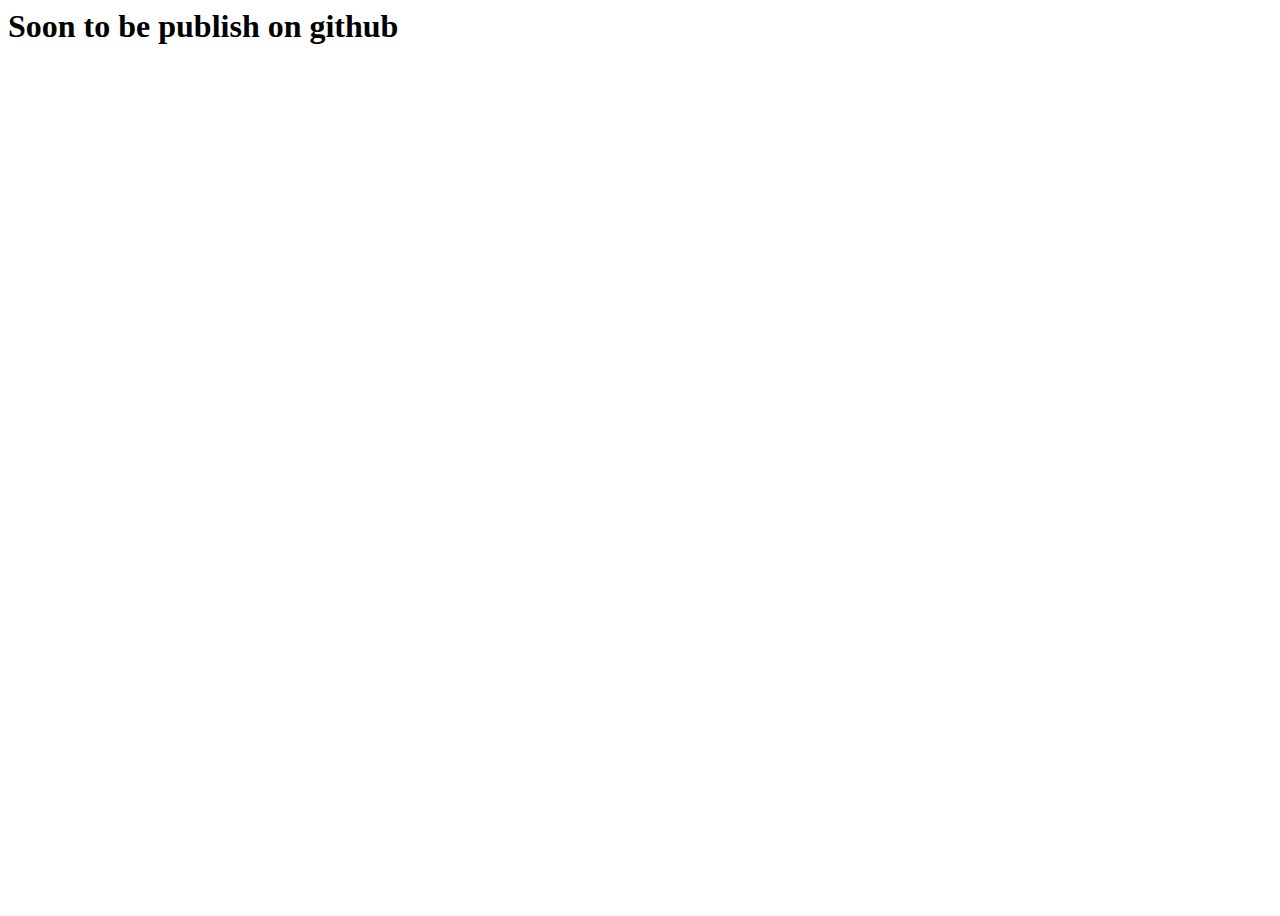
<file: soon/index.html>
<!DOCTYPE html>
<html lang="en">
<head>
    <meta charset="UTF-8">
    <meta http-equiv="X-UA-Compatible" content="IE=edge">
    <meta name="viewport" content="width=device-width, initial-scale=1.0">
    <title>Soon</title>
    <link rel="stylesheet" href="style.css">
</head>
<body>
    <h1>Soon to be publish on github</h1>
</body>
</html>
</file>
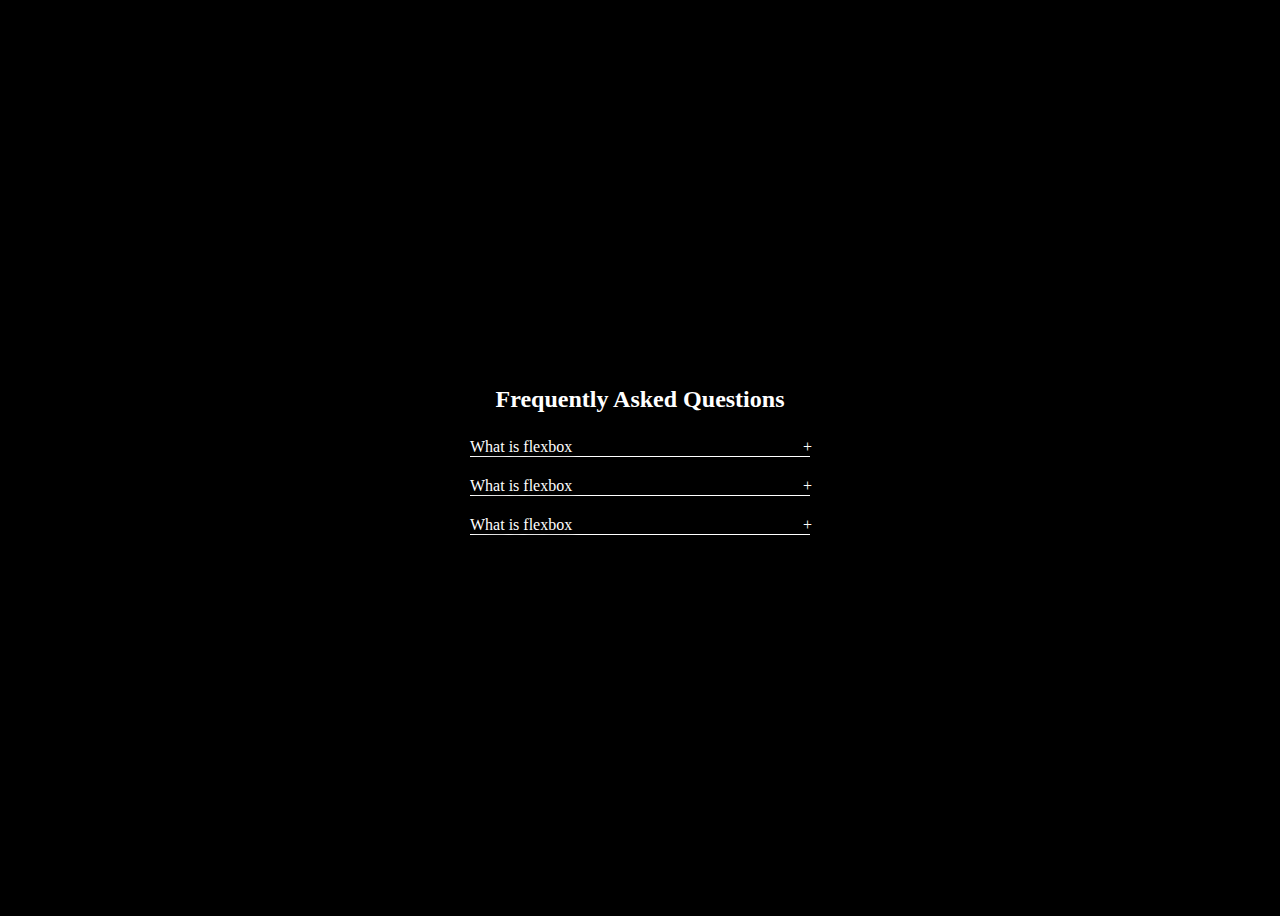
<file: webProject/JS/Accordion/index.html>
<!DOCTYPE html>
<html lang="en">
<head>
    <meta charset="UTF-8">
    <meta http-equiv="X-UA-Compatible" content="IE=edge">
    <meta name="viewport" content="width=device-width, initial-scale=1.0">
    <title>Accordion</title>
    <link rel="stylesheet" href="style.css">
</head>
<body>
    <div class="overlay"></div>
    <div class="container">
        <h2>Frequently Asked Questions</h2>
        <div class="content-container">
            <div class="question">What is flexbox</div>
            <div class="answer">Lorem ipsum dolor sit amet consectetur adipisicing elit. Minus error commodi atque numquam reiciendis, ipsa quae voluptatibus voluptatem cupiditate incidunt tenetur ut nostrum nobis enim?</div>
        </div>

        <div class="content-container">
            <div class="question">What is flexbox</div>
            <div class="answer">Lorem ipsum dolor sit amet consectetur adipisicing elit. Minus error commodi atque numquam reiciendis, ipsa quae voluptatibus voluptatem cupiditate incidunt tenetur ut nostrum nobis enim?</div>
        </div>

        <div class="content-container">
            <div class="question">What is flexbox</div>
            <div class="answer">Lorem ipsum dolor sit amet consectetur adipisicing elit. Minus error commodi atque numquam reiciendis, ipsa quae voluptatibus voluptatem cupiditate incidunt tenetur ut nostrum nobis enim?</div>
        </div>
    </div>
    <script src="app.js"></script>
</body>
</html>
</file>
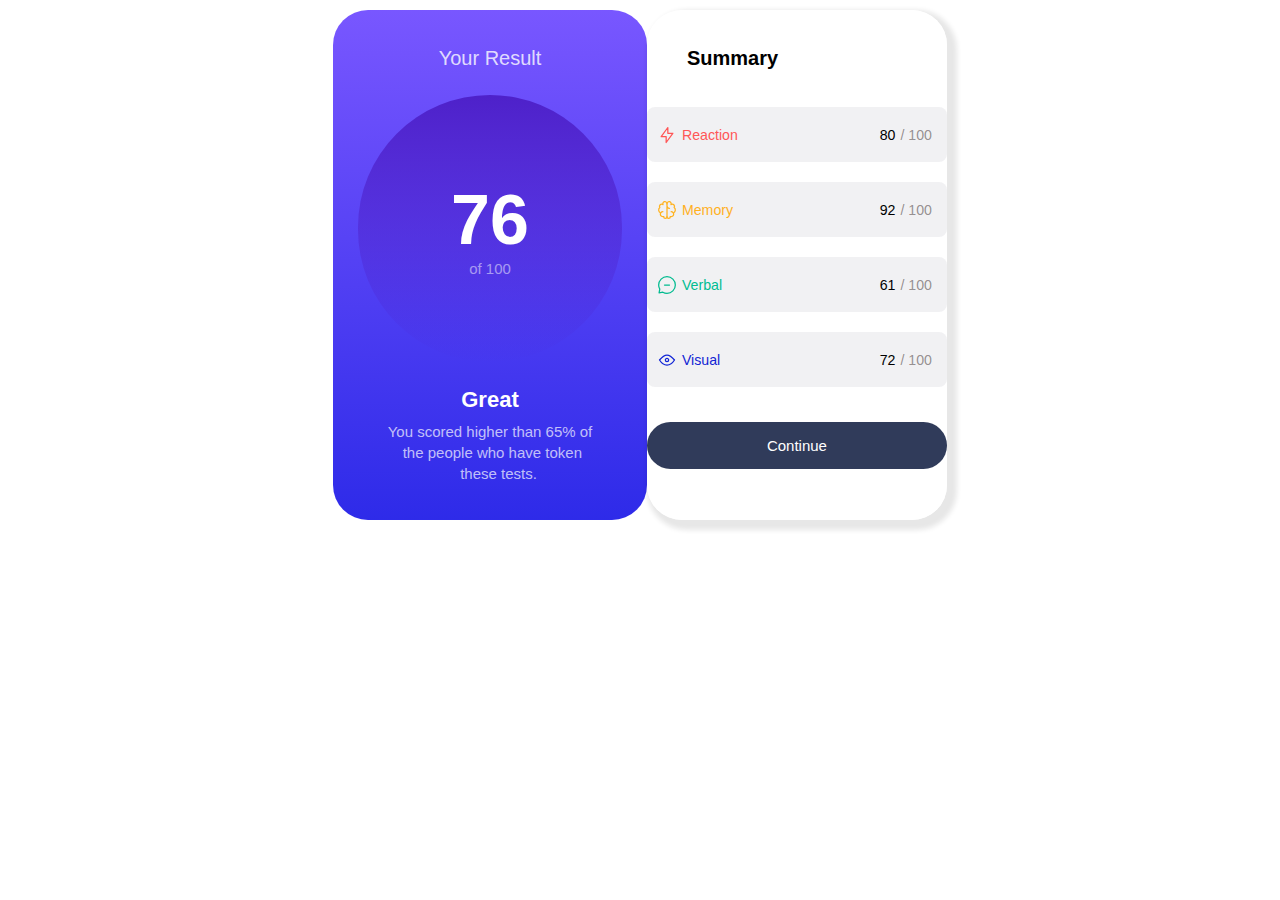
<file: webProject/JS/front.oi projects/index.html>
<!DOCTYPE html>
<html lang="en">
<head>
    <meta charset="UTF-8">
    <meta http-equiv="X-UA-Compatible" content="IE=edge">
    <meta name="viewport" content="width=device-width, initial-scale=1.0">
    <title>Score Bar</title>
    <link rel="stylesheet" href="style.css">
</head>
<body>
    <div class="container">
        <div class="box1">
            <div class="header1">
                <h4>Your Result</h4>
            </div>

            <div class="circle-score">
                <h2>76</h2>
                <small>of 100</small>
            </div>

            <div class="paragraph">
                <h4>Great</h4>
            
                <p>You scored higher than 65% of <br>  &emsp;the people who have token <br>  &emsp; &emsp; &emsp; &emsp;these tests.</p>

            </div>
        </div>

        <div class="box2">
            <div class="header2">
                <h4>Summary</h4>
            </div>

            <div class="content">
                <!-------REACTION------->
                <div class="reaction">
                        <img src="images/icon-reaction.svg" alt="">
                        <small>Reaction</small>
                    
                    <div class="score-2">
                        <small class="num1">/ 100</small>
                        <small class="num">80</small>
                        
                    </div>
                    
                </div>
                <!-------MEMORY------->
                <div class="memory">
                    <img src="images/icon-memory.svg" alt="">
                    <small>Memory</small>
                
                <div class="score-2">
                    <small class="num1">/ 100</small>
                    <small class="num">92</small>
                    
                </div>
                
                 </div>
                 <!-------Verbal------->
                 <div class="verbal">
                <img src="images/icon-verbal.svg" alt="">
                <small>Verbal</small>
            
            <div class="score-2">
                <small class="num1">/ 100</small>
                <small class="num">61</small>
                
            </div>
            
                </div>
                 <!-------VISUAL------->
                 <div class="visual">
            <img src="images/icon-visual.svg" alt="">
            <small>Visual</small>
        
        <div class="score-2">
            <small class="num1">/ 100</small>
            <small class="num">72</small>
            
        </div>
        
                 </div>

                 <div class="btn-main">
                    <button class="btn">Continue</button>
                 </div>
            </div>
        </div>
    </div>
    
</body>
</html>
</file>
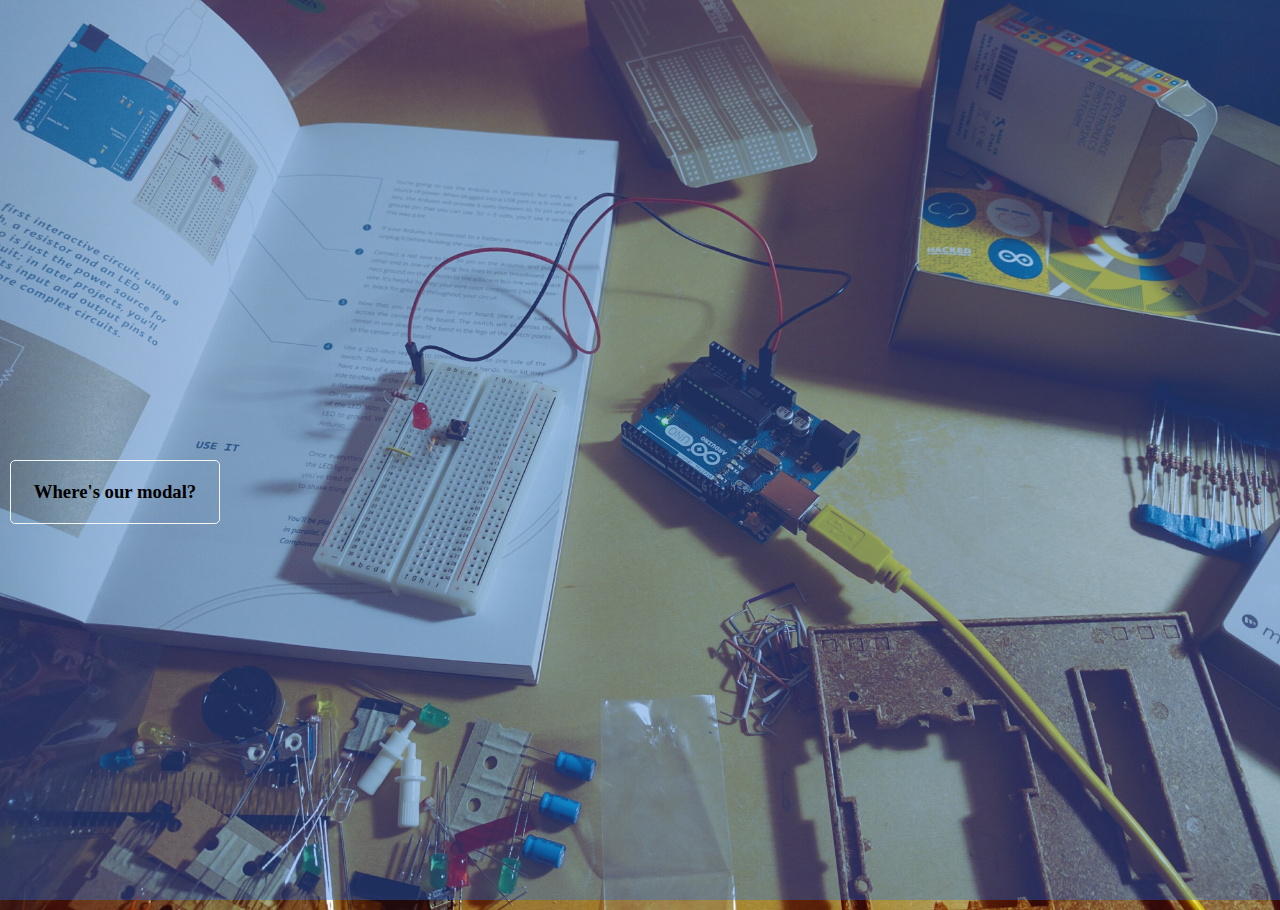
<file: webProject/JS/modal/index.html>
<!DOCTYPE html>
<html lang="en">
<head>
    <meta charset="UTF-8">
    <meta http-equiv="X-UA-Compatible" content="IE=edge">
    <meta name="viewport" content="width=device-width, initial-scale=1.0">
    <title>modal</title>
    <link rel="stylesheet" href="style.css">
</head>
<body>
    <div class="container">
        <div class="overlay"></div>
        <!----- question ----->
        <div class="question">
            <h3 class="content">
                Where's our modal?
            </h3>
        </div>

        <!----- modal ----->
        <div class="modal-box">
            <small>Here I am!</small>
            <button class="btn">x</button>
        </div>
    </div>
    <script src="app.js"></script>
</body>
</html>
</file>
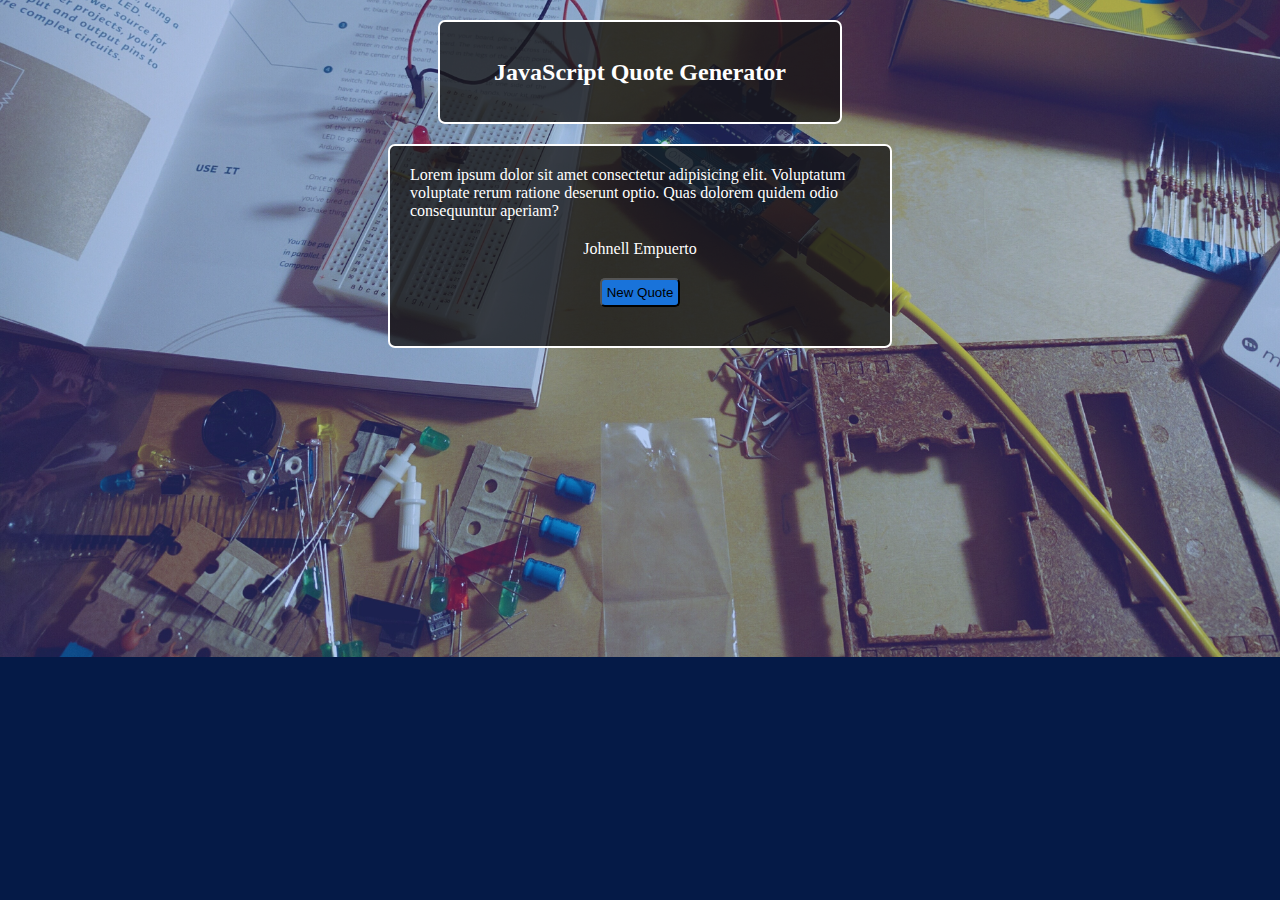
<file: webProject/JS/quote generator/index.html>
<!DOCTYPE html>
<html lang="en">
<head>
    <meta charset="UTF-8">
    <meta http-equiv="X-UA-Compatible" content="IE=edge">
    <meta name="viewport" content="width=device-width, initial-scale=1.0">
    <title>Quote Generator</title>
    <link rel="stylesheet" href="style.css">
</head>
<body>
    <div class="container">
        <div class="overlay"></div>
        <div class="header">
            <h2>JavaScript Quote Generator</h2>
        </div>
        <div class="main-content">
            <div class="text-area">
                <span class="quote">
                    Lorem ipsum dolor sit amet consectetur adipisicing elit. Voluptatum voluptate rerum ratione deserunt optio. Quas dolorem quidem odio consequuntur aperiam?
                </span>
            </div>
            <div class="person">Johnell Empuerto</div>

            <div class="button-area">
                <button class="btn">New Quote</button>
            </div>
        </div>
    </div>
    <script async src="app.js"></script>
</body>
</html>
</file>
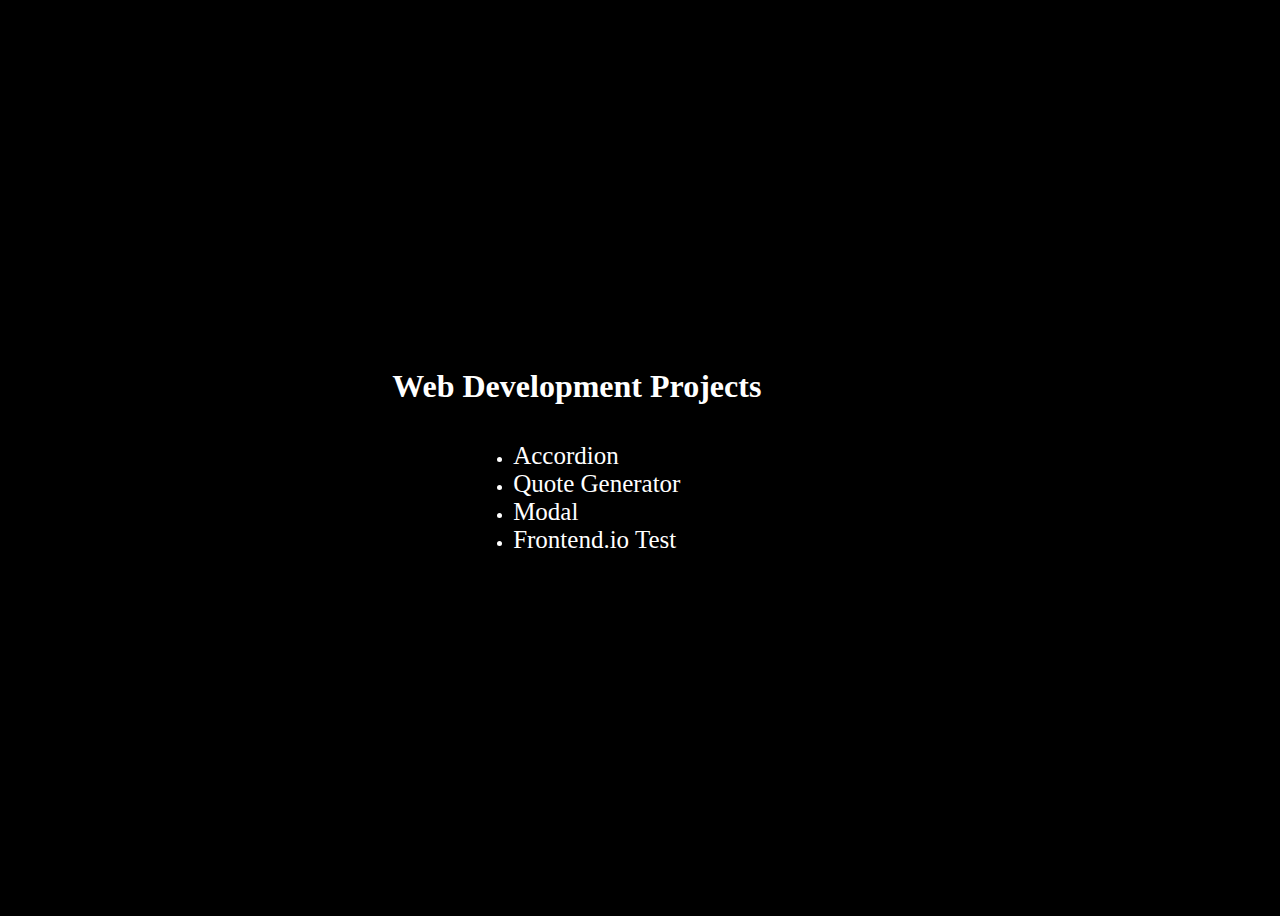
<file: webProject/list.html>
<!DOCTYPE html>
<html lang="en">
<head>
    <meta charset="UTF-8">
    <meta http-equiv="X-UA-Compatible" content="IE=edge">
    <meta name="viewport" content="width=device-width, initial-scale=1.0">
    <title>WeB Projects</title>
    <link rel="stylesheet" href="style.css">
</head>
<body>
    <div class="container">
        <h1>Web Development Projects</h1>
        <ul>
            <li><a href="JS/Accordion/index.html">Accordion</a></li>
            <li><a href="JS/quote generator/index.html">Quote Generator</a></li>
            <li><a href="JS/modal/index.html">Modal</a></li>
            <li><a href="JS/front.oi projects/index.html">Frontend.io Test</a></li>
        </ul>
    </div>
</body>
</html>
</file>
<file: soon/style.css>
body{
    height: 100vh;
    width: 100%;
}

h1{
    margin: auto;
}
</file>
<file: webProject/JS/Accordion/style.css>
body{
    height: 100vh;
    display: flex;
    align-items: center;
    justify-content: center;
    background: #000;
    background-repeat: no-repeat;
    background-size: cover;
    background-position: center;
}


.container{
    border: 1px solid black;
    width: 350px;
    margin: 0 auto;
    padding: 10px;
    border-radius: 20px;
    display: flex;
    flex-direction: column;
    justify-content: center;
    align-items: center;
    color: rgb(255, 255, 255);
    text-shadow: 2px 3px 5px black;
}

.container h2{
    text-align: center;
}

.content-container{
    padding: 5px;
}

.question{
    border-bottom: 1px solid #fff;
    position: relative;
}

.answer{
    margin: 5px 0;
    height: 0px;
    line-height: 1.5;
    overflow: hidden;
    transition: .5s;
    color: royalblue;
}

.content-container .question:after{
    content: '+';
    position: absolute;
    right: -2px;
}

/*JAvAScript*/

.content-container.active .answer{
    height: 70px;
}
</file>
<file: webProject/JS/front.oi projects/style.css>
*{
    box-sizing: border-box;
    margin: 0;
    padding: 0;
}

.container{
    margin: 10px;
    display: flex;
    justify-content: center;
    align-items: center;
    font-family: helvetica;
}

.box1{
    display: flex;
    align-items: center;
    justify-content: center;
    flex-direction: column;
    background: linear-gradient(hsl(252, 100%, 67%), hsl(241, 81%, 54%));
    height: 510px;
    max-width: 380px;
    color: #fff;
    border-radius: 35px;
}

.header1 h4{
    font-size:20px ;
    color:hsla(0, 0%, 100%,0.8);
    font-weight: 100;
}

.circle-score{
    display: flex;
    align-items: center;
    justify-content: center;
    flex-direction: column;
    padding: 85px 93px;
    border-radius: 200px;
    margin: 25px;
    background: linear-gradient(hsla(256, 72%, 46%, 1),hsla(241, 72%, 46%, 0));
}

.circle-score h2{
    font-size: 70px;
}

.circle-score small{
    color:hsla(0, 0%, 100%,0.5);
    font-size: 15px;
}

.paragraph{
    display: flex;
    justify-content: center;
    align-items: center;
    flex-direction: column;
    row-gap: 8px;
}

.paragraph h4{
    font-size: 22px;
}

.paragraph p{
    max-width: 250px;
    display: flex;
    justify-content: center;
    align-items: center;
    color:hsla(0, 0%, 100%,0.7);
    font-size: 15px;
    line-height: 1.4;
}

.box2{
    display: flex;
    flex-direction: column;
    background-color:hsla(0, 0%, 100%, 0.9);
    height: 510px;
    max-width: 380px;
    border-radius: 35px;
    box-shadow: 5px 5px 5px 5px hsla(0, 3%, 7%, 0.103);
}

.header2{
    margin: 37px 40px;
    font-size:20px ;
    font-weight: 100;
}

.content{
    display: flex;
    flex-direction: column;
    row-gap: 20px;
}

.reaction{
    display: flex;
    align-items: center;
    justify-content: center;
    padding: 15px;
    width: 300px;
    height: 55px;
    margin: 0 auto;
    border-radius: 8px;
    column-gap: 5px;
    font-size: 17px;
    background-color:  hsla(223, 26%, 22%, 0.068);
}

.memory{
    display: flex;
    align-items: center;
    justify-content: center;
    padding: 15px;
    width: 300px;
    height: 55px;
    margin: 0 auto;
    border-radius: 8px;
    column-gap: 5px;
    font-size: 17px;
    background-color:  hsla(223, 26%, 22%, 0.068);
}

.verbal{
    display: flex;
    align-items: center;
    justify-content: center;
    padding: 15px;
    width: 300px;
    height: 55px;
    margin: 0 auto;
    border-radius: 8px;
    column-gap: 5px;
    font-size: 17px;
    background-color:  hsla(223, 26%, 22%, 0.068);
}

.visual{
    display: flex;
    align-items: center;
    justify-content: center;
    padding: 15px;
    width: 300px;
    height: 55px;
    margin: 0 auto;
    border-radius: 8px;
    column-gap: 5px;
    font-size: 17px;
    background-color:  hsla(223, 26%, 22%, 0.068);
}

.content img{
    margin-left: -5px;
    color: hsl(0, 100%, 67%);
}

.reaction small{
    color: hsl(0, 100%, 67%);
}

.score-2{
    flex-grow: 1;
}

.score-2 .num{
    float: right;
    color: #000;
    margin-right: 5px;
}

.score-2 .num1{
    float: right;
    color: rgba(97, 87, 87, 0.651);
}

.memory small{
    color: hsl(39, 100%, 56%);
}

.verbal small{
    color: hsl(166, 100%, 37%);
}

.visual small{
    color: hsl(234, 85%, 45%);
}


.btn-main{
    padding: 15px;
    display: flex;
    align-items: center;
    justify-content: center;
    margin: 0 auto;
    width: 300px;
    border-radius: 30px;
    background-color:hsl(224, 30%, 27%) ;
    margin-top: 15px;
}

.btn-main .btn{
    border: none;
    background: none;
    color: #fff;
    font-size: 15px;
}


.btn-main:hover{
    background: linear-gradient(hsl(252, 100%, 67%), hsl(241, 81%, 54%));
}

@media (max-width:700px) {
    .container{
        flex-direction: column;
    }

    .box2{
        transform: translateY(-20px);
        z-index: -1;
    }
}
</file>
<file: webProject/JS/modal/style.css>
*{
    margin:0;
    padding: 0;
    box-sizing: border-box;
}

.container{
    margin: 10px;
}

body{
    background-image: url(spencer-lbqLxgvLt0U-unsplash.jpg);
    background-position: center;
    background-repeat: no-repeat;
    background-size: cover;
    height: 100vh;
    width: 100%;
}

.overlay{
    position: absolute;
    top:0;
    left: 0;
    right: 0;
    height: 100%;
    width: 100%;
    z-index: -1;
    background-color: rgba(26, 111, 238, 0.356);
}

.question{
    border: 1px solid whitesmoke;
    padding: 20px;
    border-radius: 5px;
    width: 210px;
    display: flex;
    justify-content: center;
    align-self: center;
    position: relative;
    top: 450px;
    transition: .5s;
}
.question:hover{
    background-color: whitesmoke;
    color: black;
}

.modal-box{
    background-color: whitesmoke;
    padding: 20px;
    width: 150px;
    border-radius: 5px;
    display: flex;
    align-items: center;
    justify-content: center;
    column-gap: 7px;
    font-size: 18px;
    position: relative;
    left: 650px;
    transform: translateY(200px);
    display: none;

    animation-name: modal-animate;
    animation-duration: .4s;
}

@media (max-width: 836px){
    .modal-box{
        left: 300px;
       
    }
}

@media (max-width: 485px){
    .modal-box{
        left: 150px;
       
    }
}

.modal-box .btn{
    padding: 3px 10px;
}


@keyframes modal-animate{
    from{
        top: -300px;
        opacity: 0;
    }

    to{
        top: 50%;
        opacity: 1;
    }
}
</file>
<file: webProject/JS/quote generator/style.css>
body{
    background-image: url(spencer-lbqLxgvLt0U-unsplash.jpg);
    background-position: center;
    background-repeat: no-repeat;
    background-size: cover;
    background-color: #000;
}

.overlay{
    position: absolute;
    top: 0;
    left: 0;
    right: 0;
    width: 100%;
    height: 100%;
    opacity: 0.5;
    background-color: rgba(16, 90, 248, 0.568);
    z-index: -1;
}

.header{
    border: 2px solid white;
    display: flex;
    align-items: center;
    justify-content: center;
    height: 100px;
    border-radius: 7px;
    max-width: 400px;
    margin: 20px auto;
    background-color: rgba(22, 21, 21, 0.774);
    color: #fff;
}

.main-content{
    border: 2px solid #fff;
    height: 200px;
    max-width: 500px;
    margin: 0 auto;
    border-radius: 7px;
    background-color: rgba(22, 21, 21, 0.774);
    color: #fff;
}

.main-content .text-area{
    padding: 20px;
    display: flex;
    align-items: center;
    justify-content: center;
}

.main-content .person{
    display: flex;
    justify-content: center;
    align-self: center;
}

.main-content .button-area{
    display: flex;
    align-items: center;
    justify-content: center;
    margin: 15px 0;
    padding: 5px;
}

.btn{
    background-color: rgb(25, 115, 218);
    padding: 5px;
    border-radius: 5px;
}
</file>
<file: webProject/style.css>
body{
    background-color: #000;
}

.container{
    width: 90%;
    height: 100vh;
    display: flex;
    justify-content: center;
    align-items: center;
    flex-direction: column;
}

h1{
    color: #fff;
}

ul{
    color: #fff;
}

a{
    text-decoration: none;
    font-size: 25px;
    color: #fff;
}


a:hover{
    color: blue;
}
</file>
